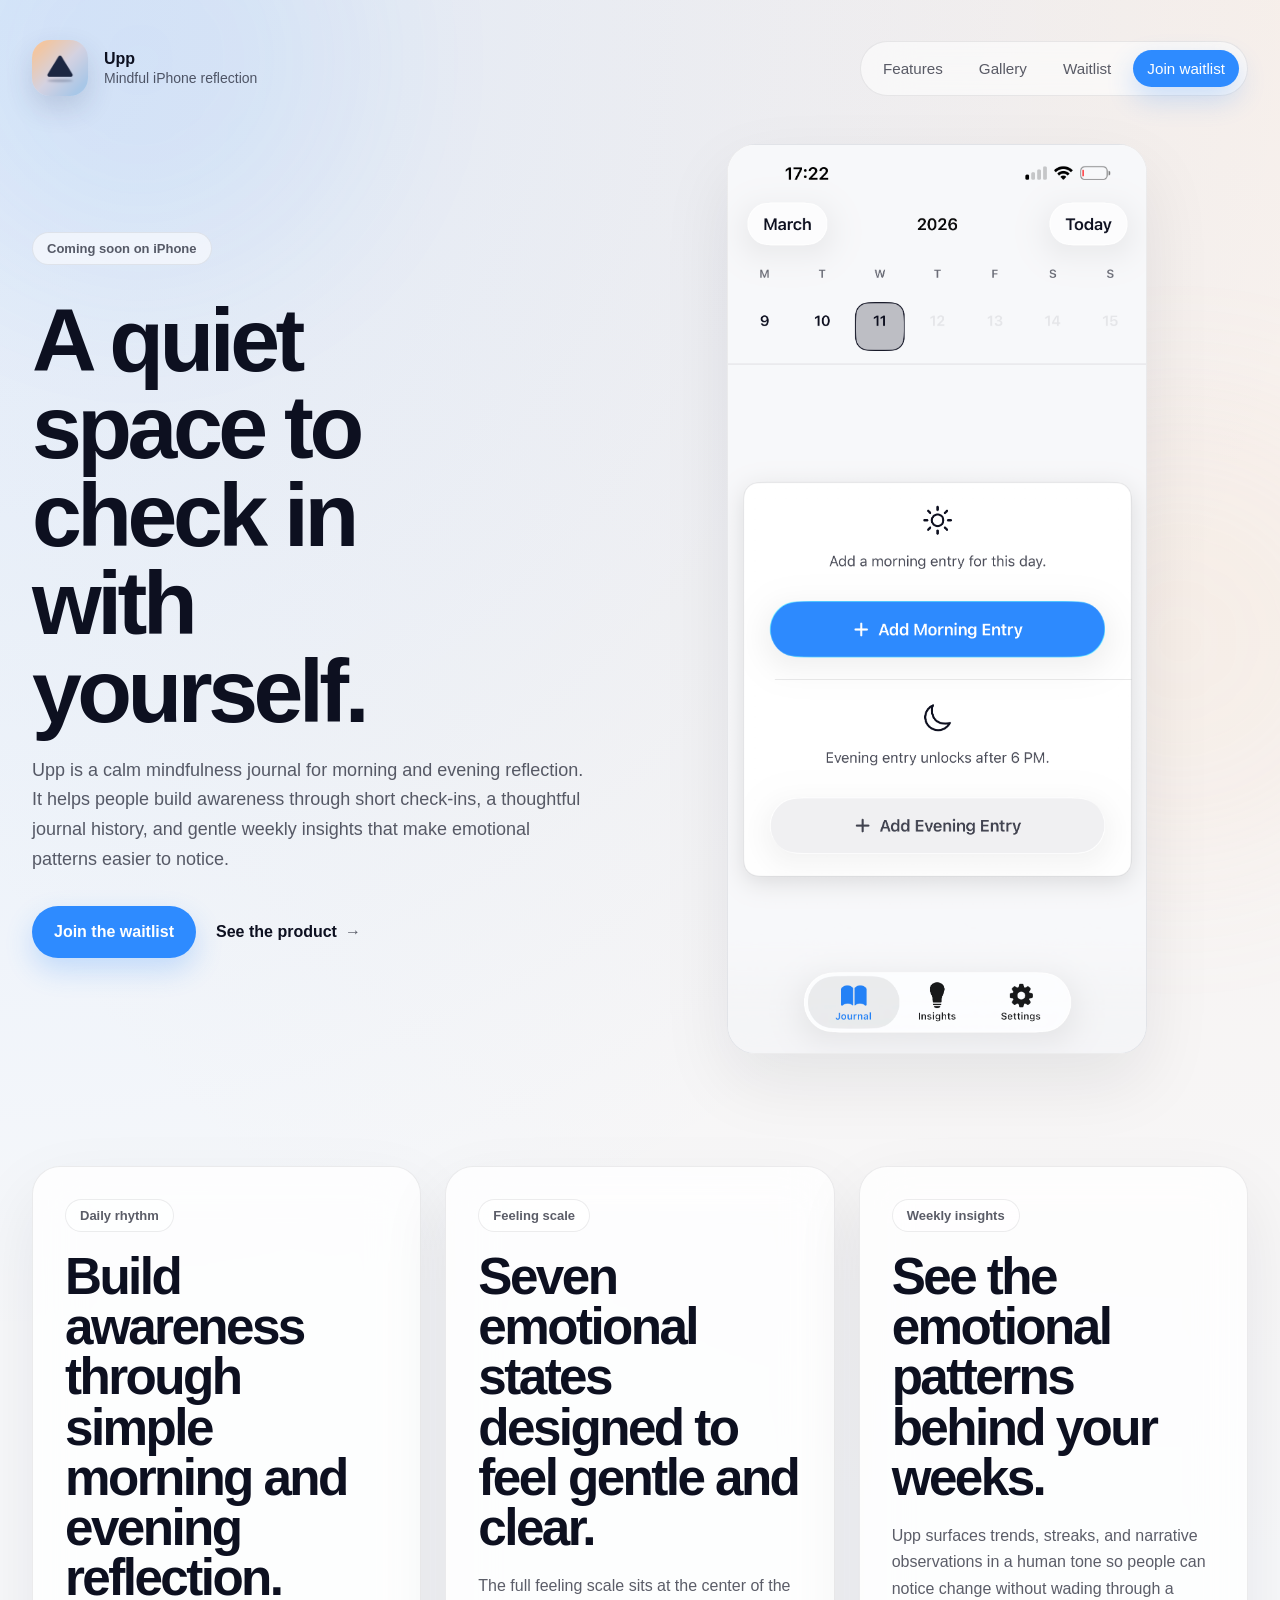
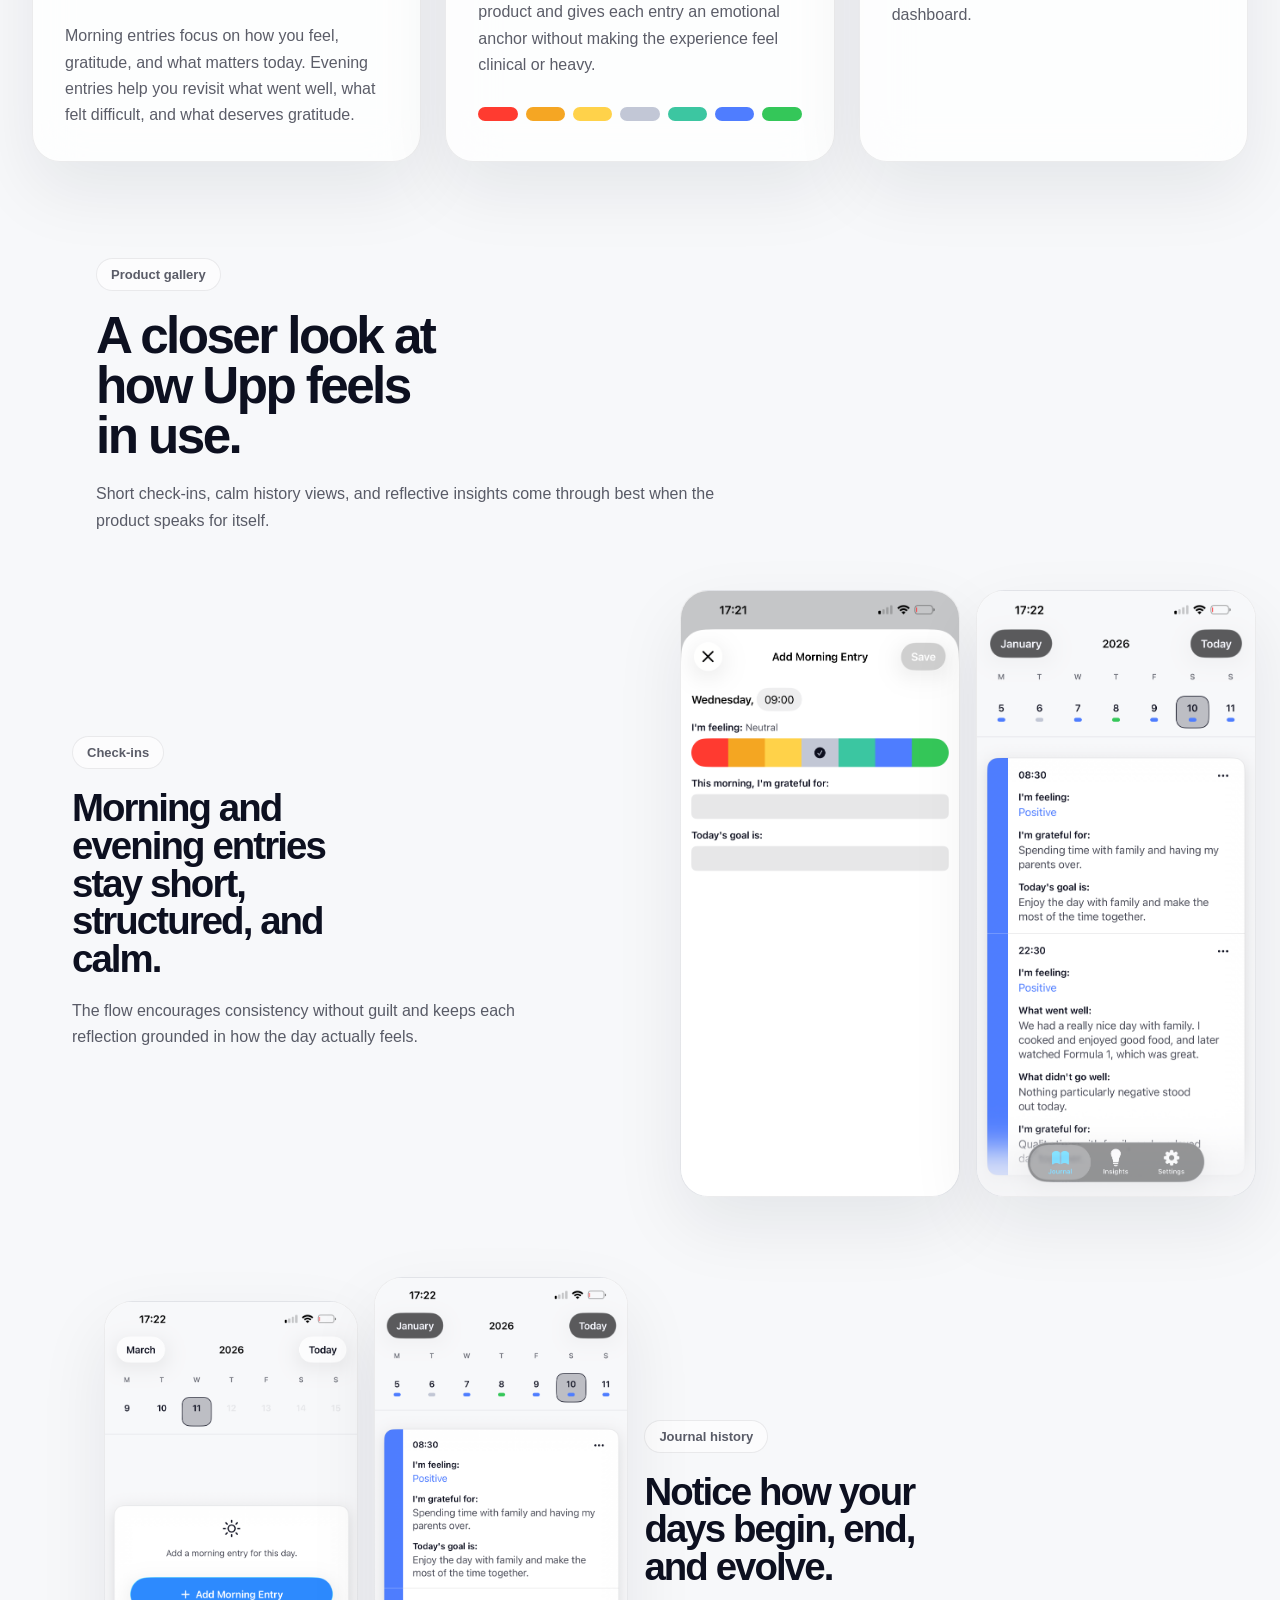
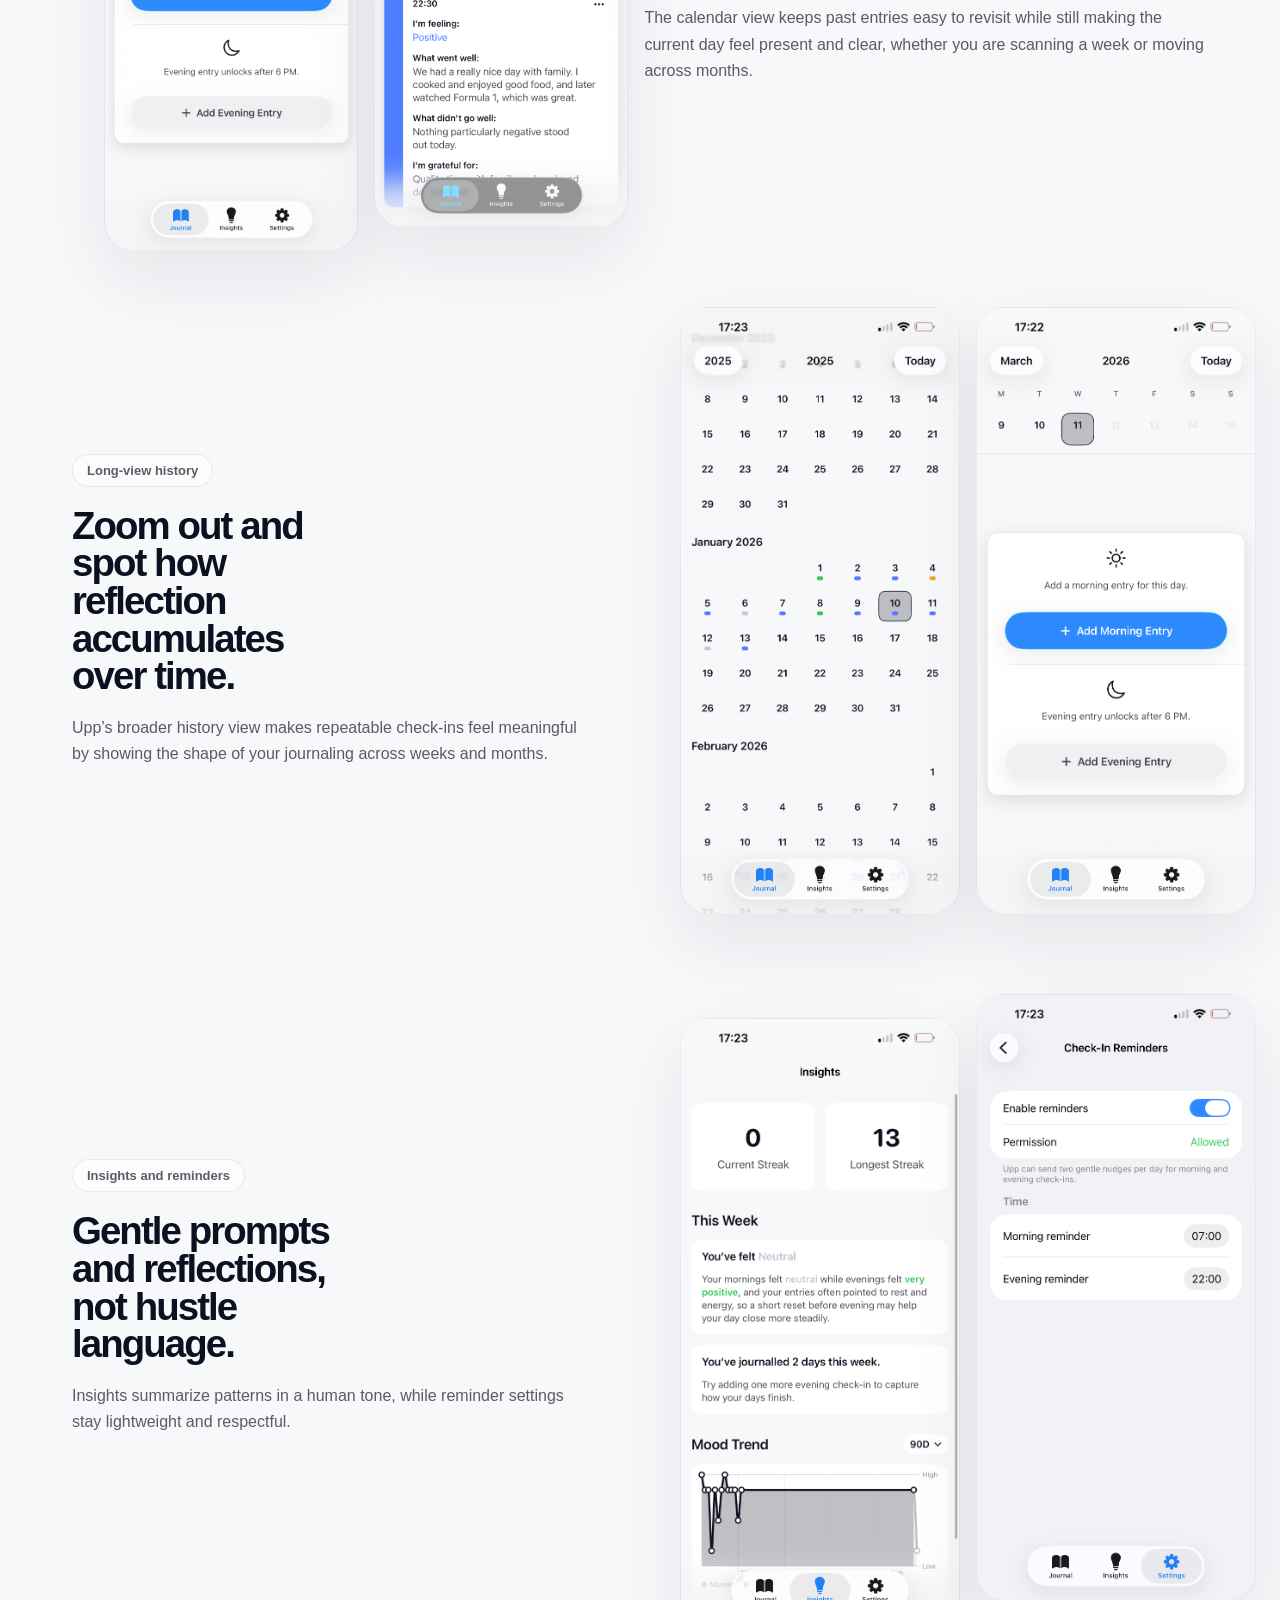
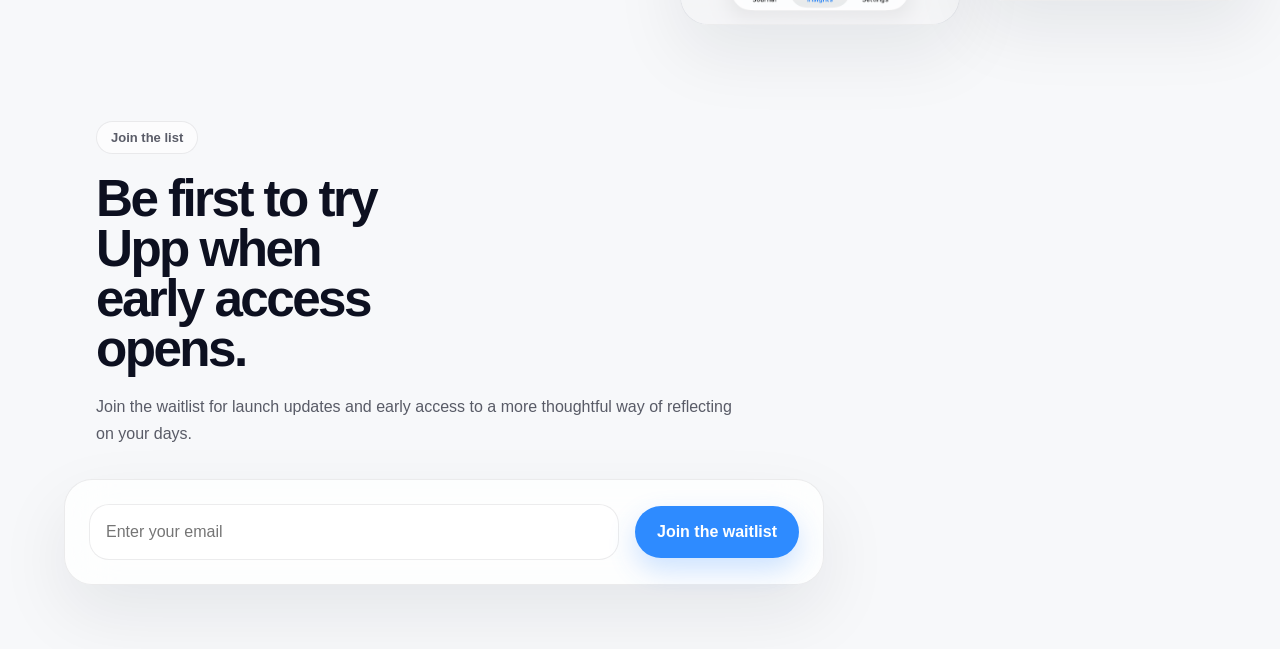
<file: index.html>
<!DOCTYPE html>
<html lang="en">
  <head>
    <meta charset="UTF-8" />
    <meta name="viewport" content="width=device-width, initial-scale=1.0" />
    <title>Upp | A quiet space to check in with yourself</title>
    <meta
      name="description"
      content="Upp is a calm iPhone app for morning and evening reflection, journal history, reminders, and weekly insights."
    />
    <!-- Fathom - beautiful, simple website analytics -->
    <script src="https://cdn.usefathom.com/script.js" data-site="CACSXELO" defer></script>
    <!-- / Fathom -->
    <link rel="icon" type="image/png" href="./assets/icons/favicon.png" />
    <link rel="apple-touch-icon" href="./assets/icons/upp-icon.png" />
    <link rel="stylesheet" href="./styles.css" />
  </head>
  <body>
    <div class="ambient ambient-one"></div>
    <div class="ambient ambient-two"></div>

    <div class="page-shell">
      <header class="site-header">
        <a class="brand" href="#top" aria-label="Upp home">
          <img
            class="brand-mark"
            src="./assets/icons/upp-icon.png"
            alt=""
            aria-hidden="true"
          />
          <span class="brand-copy">
            <strong>Upp</strong>
            <span>Mindful iPhone reflection</span>
          </span>
        </a>

        <nav class="header-nav" aria-label="Primary">
          <a href="#features">Features</a>
          <a href="#gallery">Gallery</a>
          <a href="#waitlist">Waitlist</a>
          <a class="header-cta" href="#waitlist" data-fathom-event="header_waitlist_click">Join waitlist</a>
        </nav>
      </header>

      <main id="top">
        <section class="hero">
          <div class="hero-copy stack-lg">
            <span class="eyebrow">Coming soon on iPhone</span>
            <div class="stack-md">
              <h1>A quiet space to check in with yourself.</h1>
              <p class="hero-text">
                Upp is a calm mindfulness journal for morning and evening
                reflection. It helps people build awareness through short
                check-ins, a thoughtful journal history, and gentle weekly
                insights that make emotional patterns easier to notice.
              </p>
            </div>

            <div class="hero-actions">
              <a class="primary-button" href="#waitlist" data-fathom-event="hero_waitlist_click">Join the waitlist</a>
              <a class="hero-link" href="#gallery" data-fathom-event="hero_gallery_click">See the product</a>
            </div>
          </div>

          <div class="hero-gallery">
            <figure class="shot-frame shot-tall hero-shot">
              <picture>
                <source
                  srcset="./assets/screenshots/dark/journal-history.png"
                  media="(prefers-color-scheme: dark)"
                />
                <img
                  src="./assets/screenshots/light/journal-history.png"
                  alt="Upp journal history screen"
                />
              </picture>
            </figure>
          </div>
        </section>

        <section id="features" class="overview-grid">
          <article class="overview-card stack-md">
            <span class="eyebrow">Daily rhythm</span>
            <h2>Build awareness through simple morning and evening reflection.</h2>
            <p>
              Morning entries focus on how you feel, gratitude, and what matters
              today. Evening entries help you revisit what went well, what felt
              difficult, and what deserves gratitude.
            </p>
          </article>

          <article class="overview-card stack-md">
            <span class="eyebrow">Feeling scale</span>
            <h2>Seven emotional states designed to feel gentle and clear.</h2>
            <p>
              The full feeling scale sits at the center of the product and gives
              each entry an emotional anchor without making the experience feel
              clinical or heavy.
            </p>
            <div class="feeling-scale" aria-label="Feeling scale">
              <span class="mood-1"></span>
              <span class="mood-2"></span>
              <span class="mood-3"></span>
              <span class="mood-4"></span>
              <span class="mood-5"></span>
              <span class="mood-6"></span>
              <span class="mood-7"></span>
            </div>
          </article>

          <article class="overview-card stack-md">
            <span class="eyebrow">Weekly insights</span>
            <h2>See the emotional patterns behind your weeks.</h2>
            <p>
              Upp surfaces trends, streaks, and narrative observations in a
              human tone so people can notice change without wading through a
              dashboard.
            </p>
          </article>
        </section>

        <section id="gallery" class="gallery-section stack-lg">
          <div class="section-heading stack-sm">
            <span class="eyebrow">Product gallery</span>
            <h2>A closer look at how Upp feels in use.</h2>
            <p>
              Short check-ins, calm history views, and reflective insights come
              through best when the product speaks for itself.
            </p>
          </div>

          <div class="gallery-row gallery-row-primary">
            <div class="gallery-copy stack-md">
              <span class="eyebrow">Check-ins</span>
              <h3>Morning and evening entries stay short, structured, and calm.</h3>
              <p>
                The flow encourages consistency without guilt and keeps each
                reflection grounded in how the day actually feels.
              </p>
            </div>
            <div class="gallery-visuals">
              <figure class="shot-frame shot-tall shot-light">
                <picture>
                  <source
                    srcset="./assets/screenshots/dark/checkin.png"
                    media="(prefers-color-scheme: dark)"
                  />
                  <img
                    src="./assets/screenshots/light/checkin.png"
                    alt="Upp morning check-in screen"
                  />
                </picture>
              </figure>
              <figure class="shot-frame shot-tall shot-light">
                <picture>
                  <source
                    srcset="./assets/screenshots/dark/journal-entry.png"
                    media="(prefers-color-scheme: dark)"
                  />
                  <img
                    src="./assets/screenshots/light/journal-entry.png"
                    alt="Upp journal day detail with morning and evening entries"
                  />
                </picture>
              </figure>
            </div>
          </div>

          <div class="gallery-row">
            <div class="gallery-visuals gallery-visuals-wide">
              <figure class="shot-frame shot-tall shot-light">
                <picture>
                  <source
                    srcset="./assets/screenshots/dark/journal-history.png"
                    media="(prefers-color-scheme: dark)"
                  />
                  <img
                    src="./assets/screenshots/light/journal-history.png"
                    alt="Upp journal history calendar screen"
                  />
                </picture>
              </figure>
              <figure class="shot-frame shot-tall shot-light">
                <picture>
                  <source
                    srcset="./assets/screenshots/dark/journal-entry.png"
                    media="(prefers-color-scheme: dark)"
                  />
                  <img
                    src="./assets/screenshots/light/journal-entry.png"
                    alt="Upp journal day detail with morning and evening entries"
                  />
                </picture>
              </figure>
            </div>
            <div class="gallery-copy stack-md">
              <span class="eyebrow">Journal history</span>
              <h3>Notice how your days begin, end, and evolve.</h3>
              <p>
                The calendar view keeps past entries easy to revisit while still
                making the current day feel present and clear, whether you are
                scanning a week or moving across months.
              </p>
            </div>
          </div>

          <div class="gallery-row">
            <div class="gallery-copy stack-md">
              <span class="eyebrow">Long-view history</span>
              <h3>Zoom out and spot how reflection accumulates over time.</h3>
              <p>
                Upp’s broader history view makes repeatable check-ins feel
                meaningful by showing the shape of your journaling across weeks
                and months.
              </p>
            </div>
            <div class="gallery-visuals">
              <figure class="shot-frame shot-tall shot-light">
                <picture>
                  <source
                    srcset="./assets/screenshots/dark/journal-history-year.png"
                    media="(prefers-color-scheme: dark)"
                  />
                  <img
                    src="./assets/screenshots/light/journal-history-year.png"
                    alt="Upp extended journal history view across multiple months"
                  />
                </picture>
              </figure>
              <figure class="shot-frame shot-tall hero-shot">
                <picture>
                  <source
                    srcset="./assets/screenshots/dark/journal-history.png"
                    media="(prefers-color-scheme: dark)"
                  />
                  <img
                    src="./assets/screenshots/light/journal-history.png"
                    alt="Upp journal history screen"
                  />
                </picture>
              </figure>
            </div>
          </div>

          <div class="gallery-row">
            <div class="gallery-copy stack-md">
              <span class="eyebrow">Insights and reminders</span>
              <h3>Gentle prompts and reflections, not hustle language.</h3>
              <p>
                Insights summarize patterns in a human tone, while reminder
                settings stay lightweight and respectful.
              </p>
            </div>
            <div class="gallery-visuals gallery-visuals-wide">
              <figure class="shot-frame shot-tall shot-light">
                <picture>
                  <source
                    srcset="./assets/screenshots/dark/insights.png"
                    media="(prefers-color-scheme: dark)"
                  />
                  <img
                    src="./assets/screenshots/light/insights.png"
                    alt="Upp insights screen with streaks and mood trend"
                  />
                </picture>
              </figure>
              <figure class="shot-frame shot-tall shot-light">
                <picture>
                  <source
                    srcset="./assets/screenshots/dark/reminders.png"
                    media="(prefers-color-scheme: dark)"
                  />
                  <img
                    src="./assets/screenshots/light/reminders.png"
                    alt="Upp reminders settings screen"
                  />
                </picture>
              </figure>
            </div>
          </div>
        </section>

        <section id="waitlist" class="waitlist-section">
          <div class="section-heading stack-sm">
            <span class="eyebrow">Join the list</span>
            <h2>Be first to try Upp when early access opens.</h2>
            <p>
              Join the waitlist for launch updates and early access to a more
              thoughtful way of reflecting on your days.
            </p>
          </div>

          <form
            id="waitlist-form"
            class="waitlist-form"
            name="upp-waitlist"
            method="POST"
            data-netlify="true"
            netlify-honeypot="bot-field"
            action="/"
          >
            <input type="hidden" name="form-name" value="upp-waitlist" />
            <p class="hidden-field">
              <label>
                Don’t fill this out if you’re human:
                <input name="bot-field" />
              </label>
            </p>
            <label class="sr-only" for="email">Email address</label>
            <div class="form-row">
              <input
                id="email"
                name="email"
                type="email"
                placeholder="Enter your email"
                autocomplete="email"
                required
              />
              <button type="submit" data-fathom-event="waitlist_submit_click">Join the waitlist</button>
            </div>
          </form>

          <div id="waitlist-success" class="waitlist-success" hidden>
            <span class="eyebrow">You’re on the list</span>
            <h3>Thanks for joining Upp.</h3>
            <p>We’ve received your email and will let you know when early access opens.</p>
          </div>
        </section>
      </main>
    </div>

    <script src="./script.js"></script>
  </body>
</html>
</file>
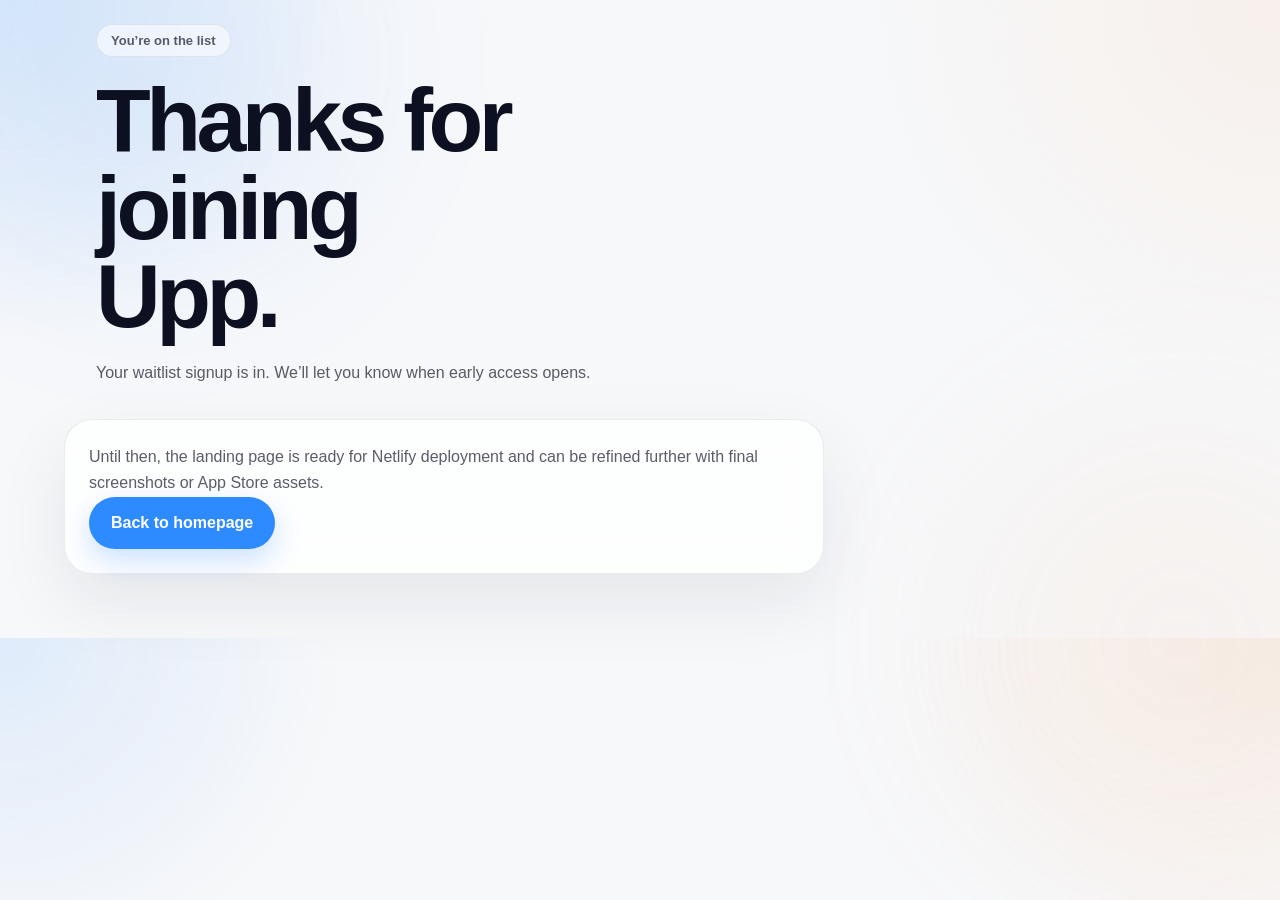
<file: success.html>
<!DOCTYPE html>
<html lang="en">
  <head>
    <meta charset="UTF-8" />
    <meta name="viewport" content="width=device-width, initial-scale=1.0" />
    <title>Thanks | Upp</title>
    <link rel="stylesheet" href="./styles.css" />
  </head>
  <body>
    <div class="ambient ambient-one"></div>
    <div class="ambient ambient-two"></div>

    <div class="page-shell">
      <main>
        <section class="waitlist-section">
          <div class="section-heading stack-sm">
            <span class="eyebrow">You’re on the list</span>
            <h1>Thanks for joining Upp.</h1>
            <p>
              Your waitlist signup is in. We’ll let you know when early access
              opens.
            </p>
          </div>

          <div class="waitlist-form">
            <p class="form-note">
              Until then, the landing page is ready for Netlify deployment and
              can be refined further with final screenshots or App Store assets.
            </p>
            <a class="primary-button" href="./index.html">Back to homepage</a>
          </div>
        </section>
      </main>
    </div>
  </body>
</html>
</file>
<file: styles.css>
:root {
  color-scheme: light dark;
  --bg: #f7f8fa;
  --surface: rgba(255, 255, 255, 0.78);
  --surface-strong: #ffffff;
  --surface-soft: rgba(255, 255, 255, 0.56);
  --text: #0d1020;
  --text-secondary: rgba(13, 16, 32, 0.68);
  --line: rgba(13, 16, 32, 0.08);
  --shadow: 0 28px 70px rgba(18, 24, 42, 0.08);
  --accent: #2e8bff;
  --accent-soft: #f7c7a3;
  --accent-text: #ffffff;
  --mood-1: #ff3b30;
  --mood-2: #f5a623;
  --mood-3: #ffd24a;
  --mood-4: #c2c7d6;
  --mood-5: #3cc6a1;
  --mood-6: #4f7dff;
  --mood-7: #34c759;
  --space-8: 8px;
  --space-16: 16px;
  --space-24: 24px;
  --space-32: 32px;
  --space-48: 48px;
  --space-64: 64px;
  --radius-sm: 18px;
  --radius-md: 28px;
  --radius-lg: 40px;
  --font-sans: "SF Pro Display", "SF Pro Text", -apple-system, BlinkMacSystemFont,
    "Segoe UI", sans-serif;
}

@media (prefers-color-scheme: dark) {
  :root {
    --bg: #0d0e11;
    --surface: rgba(21, 23, 28, 0.8);
    --surface-strong: #15171c;
    --surface-soft: rgba(21, 23, 28, 0.62);
    --text: #f7f8ff;
    --text-secondary: rgba(247, 248, 255, 0.68);
    --line: rgba(247, 248, 255, 0.08);
    --shadow: 0 28px 80px rgba(0, 0, 0, 0.28);
    --accent: #f4c6a1;
    --accent-soft: #f5ae7b;
    --accent-text: #051020;
  }
}

* {
  box-sizing: border-box;
}

html {
  scroll-behavior: smooth;
}

body {
  margin: 0;
  font-family: var(--font-sans);
  color: var(--text);
  background:
    radial-gradient(circle at top left, rgba(46, 139, 255, 0.12), transparent 24%),
    radial-gradient(circle at top right, rgba(247, 199, 163, 0.18), transparent 28%),
    var(--bg);
  -webkit-font-smoothing: antialiased;
  text-rendering: optimizeLegibility;
}

a {
  color: inherit;
  text-decoration: none;
}

button,
input {
  font: inherit;
}

.ambient {
  position: fixed;
  width: 440px;
  height: 440px;
  border-radius: 50%;
  filter: blur(90px);
  pointer-events: none;
  opacity: 0.45;
}

.ambient-one {
  top: -160px;
  left: -80px;
  background: rgba(46, 139, 255, 0.18);
}

.ambient-two {
  top: 420px;
  right: -120px;
  background: rgba(247, 199, 163, 0.24);
}

.page-shell {
  position: relative;
  z-index: 1;
  width: min(1240px, calc(100% - 64px));
  margin: 0 auto;
  padding: 24px 0 64px;
}

.site-header {
  display: flex;
  align-items: center;
  justify-content: space-between;
  gap: var(--space-16);
  padding: 16px 0 32px;
}

.brand {
  display: inline-flex;
  align-items: center;
  gap: var(--space-16);
}

.brand-mark {
  display: block;
  width: 56px;
  height: 56px;
  border-radius: 18px;
  object-fit: cover;
  box-shadow: 0 12px 28px rgba(38, 54, 101, 0.16);
}

.brand-copy {
  display: grid;
  gap: 2px;
}

.brand-copy strong {
  font-size: 1rem;
  font-weight: 600;
}

.brand-copy span {
  color: var(--text-secondary);
  font-size: 0.875rem;
}

.header-nav {
  display: inline-flex;
  align-items: center;
  gap: 8px;
  padding: 8px;
  border-radius: 999px;
  border: 1px solid var(--line);
  background: var(--surface-soft);
  backdrop-filter: blur(24px);
}

.header-nav a {
  padding: 10px 14px;
  border-radius: 999px;
  color: var(--text-secondary);
  font-size: 0.95rem;
}

.header-nav a:hover {
  background: rgba(255, 255, 255, 0.36);
  color: var(--text);
}

.header-cta,
.primary-button,
button {
  background: var(--accent);
  color: var(--accent-text) !important;
  box-shadow: 0 12px 28px color-mix(in srgb, var(--accent) 24%, transparent);
}

main {
  display: grid;
  gap: 96px;
}

.hero,
.gallery-row {
  display: grid;
  grid-template-columns: minmax(0, 0.95fr) minmax(0, 1.05fr);
  gap: 32px;
  align-items: center;
}

.stack-lg,
.stack-md,
.stack-sm {
  display: grid;
}

.stack-lg {
  gap: 32px;
}

.stack-md {
  gap: 20px;
}

.stack-sm {
  gap: 8px;
}

.eyebrow {
  display: inline-flex;
  width: fit-content;
  padding: 8px 14px;
  border-radius: 999px;
  border: 1px solid var(--line);
  background: var(--surface-soft);
  color: var(--text-secondary);
  font-size: 0.8125rem;
  font-weight: 600;
}

h1,
h2,
h3 {
  margin: 0;
  font-weight: 600;
  letter-spacing: -0.05em;
  line-height: 0.98;
}

h1 {
  font-size: clamp(3rem, 7vw, 5.8rem);
  max-width: 9ch;
}

h2 {
  font-size: clamp(2rem, 4vw, 3.5rem);
  max-width: 12ch;
}

h3 {
  font-size: clamp(1.75rem, 3vw, 2.5rem);
  max-width: 13ch;
}

p,
.form-note {
  margin: 0;
  color: var(--text-secondary);
  font-size: 1rem;
  line-height: 1.65;
}

.hero-text {
  max-width: 56ch;
  font-size: 1.125rem;
}

.hero-actions,
.hero-points,
.form-row {
  display: flex;
  align-items: center;
  gap: 16px;
}

.hero-copy {
  align-content: start;
  justify-items: start;
  padding: 16px 0;
}

.primary-button,
button {
  display: inline-flex;
  align-items: center;
  justify-content: center;
  min-height: 52px;
  padding: 0 22px;
  border: 0;
  border-radius: 999px;
  font-weight: 600;
  transition:
    transform 160ms ease,
    box-shadow 160ms ease;
}

.primary-button:hover,
button:hover {
  transform: translateY(-1px);
}

.hero-actions {
  gap: 20px;
  margin-bottom: 8px;
}

.hero-link {
  display: inline-flex;
  align-items: center;
  min-height: 52px;
  color: var(--text);
  font-weight: 600;
}

.hero-link::after {
  content: "→";
  margin-left: 8px;
  color: var(--text-secondary);
}

.hero-points {
  flex-wrap: wrap;
  gap: 12px;
  max-width: 560px;
}

.hero-points span {
  padding: 10px 12px;
  border-radius: 18px;
  border: 1px solid var(--line);
  background: rgba(255, 255, 255, 0.28);
  color: var(--text-secondary);
  font-size: 0.95rem;
}

.hero-gallery,
.shot-stack,
.gallery-visuals,
.gallery-visuals-wide,
.overview-grid,
.waitlist-section {
  display: grid;
  gap: 16px;
}

.hero-gallery {
  grid-template-columns: minmax(320px, 420px);
  align-items: center;
  justify-content: center;
  justify-items: center;
}

.shot-frame,
.overview-card,
.waitlist-form {
  padding: 16px;
  border-radius: 28px;
  border: 1px solid var(--line);
  background: var(--surface);
  box-shadow: var(--shadow);
  backdrop-filter: blur(24px);
}

.shot-frame {
  position: relative;
  display: grid;
  place-items: center;
  overflow: hidden;
  min-height: 320px;
  padding: 0;
  width: 100%;
}

.shot-frame picture {
  display: block;
  width: 100%;
  height: 100%;
}

.shot-light {
  background:
    linear-gradient(180deg, rgba(255, 255, 255, 0.92), rgba(242, 244, 248, 0.92)),
    var(--surface);
}

.hero-shot {
  background:
    linear-gradient(180deg, rgba(255, 255, 255, 0.92), rgba(242, 244, 248, 0.92)),
    var(--surface);
}

.shot-dark {
  background:
    linear-gradient(180deg, rgba(17, 18, 24, 0.96), rgba(8, 9, 14, 0.96)),
    #0d0e11;
  color: #f7f8ff;
}

@media (prefers-color-scheme: dark) {
  .hero-shot {
    background:
      linear-gradient(180deg, rgba(17, 18, 24, 0.96), rgba(8, 9, 14, 0.96)),
      #0d0e11;
  }
}

.shot-tall {
  min-height: 0;
  aspect-ratio: 9 / 19.5;
}

.shot-frame img {
  display: block;
  width: 100%;
  height: 100%;
  object-fit: cover;
  object-position: top center;
}

.overview-grid {
  grid-template-columns: repeat(3, minmax(0, 1fr));
  gap: 24px;
}

.overview-card {
  gap: 20px;
  padding: 32px;
  align-content: start;
  min-height: 100%;
}

.feeling-scale {
  display: grid;
  grid-template-columns: repeat(7, minmax(0, 1fr));
  gap: 8px;
  margin-top: 8px;
}

.feeling-scale span {
  height: 14px;
  border-radius: 999px;
}

.mood-1 { background: var(--mood-1); }
.mood-2 { background: var(--mood-2); }
.mood-3 { background: var(--mood-3); }
.mood-4 { background: var(--mood-4); }
.mood-5 { background: var(--mood-5); }
.mood-6 { background: var(--mood-6); }
.mood-7 { background: var(--mood-7); }

.gallery-section {
  gap: 32px;
  padding-inline: 32px;
}

.gallery-row {
  gap: 48px;
  padding-block: 8px;
}

.gallery-copy {
  display: grid;
  gap: 20px;
  align-content: start;
  padding-inline: 8px;
}

.gallery-visuals {
  grid-template-columns: repeat(2, minmax(240px, 280px));
  align-items: start;
  justify-content: end;
}

.gallery-visuals-wide .shot-frame:first-child {
  transform: translateY(24px);
}

.section-heading {
  max-width: 720px;
  gap: 20px;
  padding-inline: 32px;
}

.waitlist-section {
  gap: 32px;
  padding-inline: 32px;
}

.waitlist-form {
  gap: 16px;
  padding: 24px;
  max-width: 760px;
}

.waitlist-success {
  display: grid;
  gap: 16px;
  max-width: 760px;
  padding: 32px;
  border-radius: 28px;
  border: 1px solid var(--line);
  background: var(--surface);
  box-shadow: var(--shadow);
  backdrop-filter: blur(24px);
}

.waitlist-success[hidden] {
  display: none !important;
}

input[type="email"] {
  flex: 1;
  min-height: 56px;
  padding: 0 16px;
  border: 1px solid var(--line);
  border-radius: 20px;
  background: var(--surface-strong);
  color: var(--text);
}

input[type="email"]:focus {
  outline: 2px solid color-mix(in srgb, var(--accent) 32%, transparent);
  outline-offset: 2px;
}

.waitlist-form.is-submitting button {
  opacity: 0.7;
  pointer-events: none;
}

.hidden-field,
.sr-only {
  position: absolute;
  width: 1px;
  height: 1px;
  padding: 0;
  margin: -1px;
  overflow: hidden;
  clip: rect(0, 0, 0, 0);
  white-space: nowrap;
  border: 0;
}

@media (max-width: 1080px) {
  .hero,
  .gallery-row,
  .overview-grid {
    grid-template-columns: 1fr;
  }

  .hero-gallery {
    grid-template-columns: 1fr;
  }
}

@media (max-width: 820px) {
  .site-header,
  .header-nav,
  .hero-actions,
  .form-row {
    flex-direction: column;
    align-items: stretch;
  }

  .header-nav {
    width: 100%;
    border-radius: 24px;
  }

  .header-nav a,
  .header-cta,
  .primary-button,
  button,
  input[type="email"] {
    width: 100%;
  }

  .hero-link {
    min-height: auto;
    justify-content: center;
    padding-top: 4px;
  }

  .gallery-visuals {
    grid-template-columns: 1fr;
  }

  .gallery-visuals-wide .shot-frame:first-child {
    transform: none;
  }
}

@media (max-width: 640px) {
  .page-shell {
    width: min(100% - 32px, 1240px);
    padding-top: 16px;
  }

  main {
    gap: 72px;
  }

  h1 {
    font-size: clamp(2.75rem, 14vw, 4.4rem);
    max-width: 10ch;
  }

  h2,
  h3 {
    max-width: none;
  }

  .shot-tall {
    min-height: 520px;
  }

  .overview-card,
  .waitlist-form {
    padding: 24px;
  }

  .gallery-section,
  .waitlist-section,
  .section-heading {
    padding-inline: 0;
  }
}
</file>
